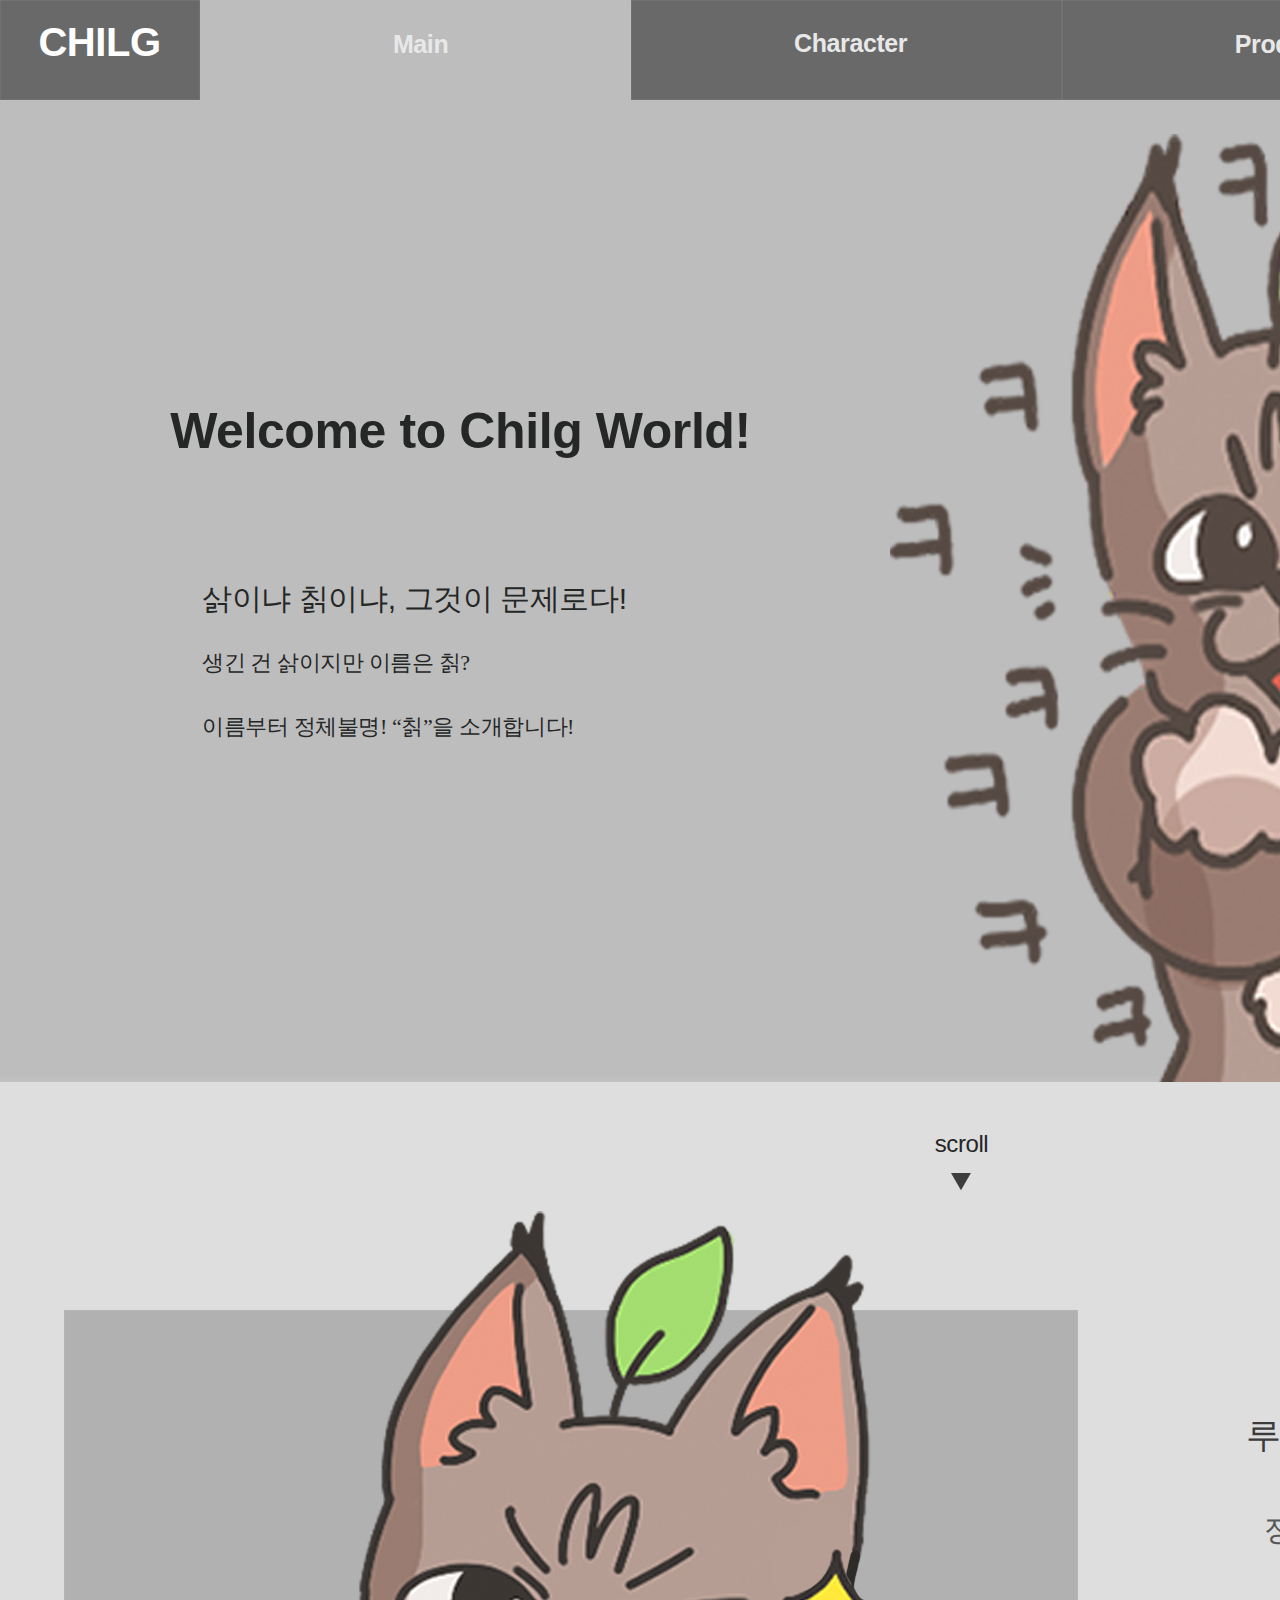
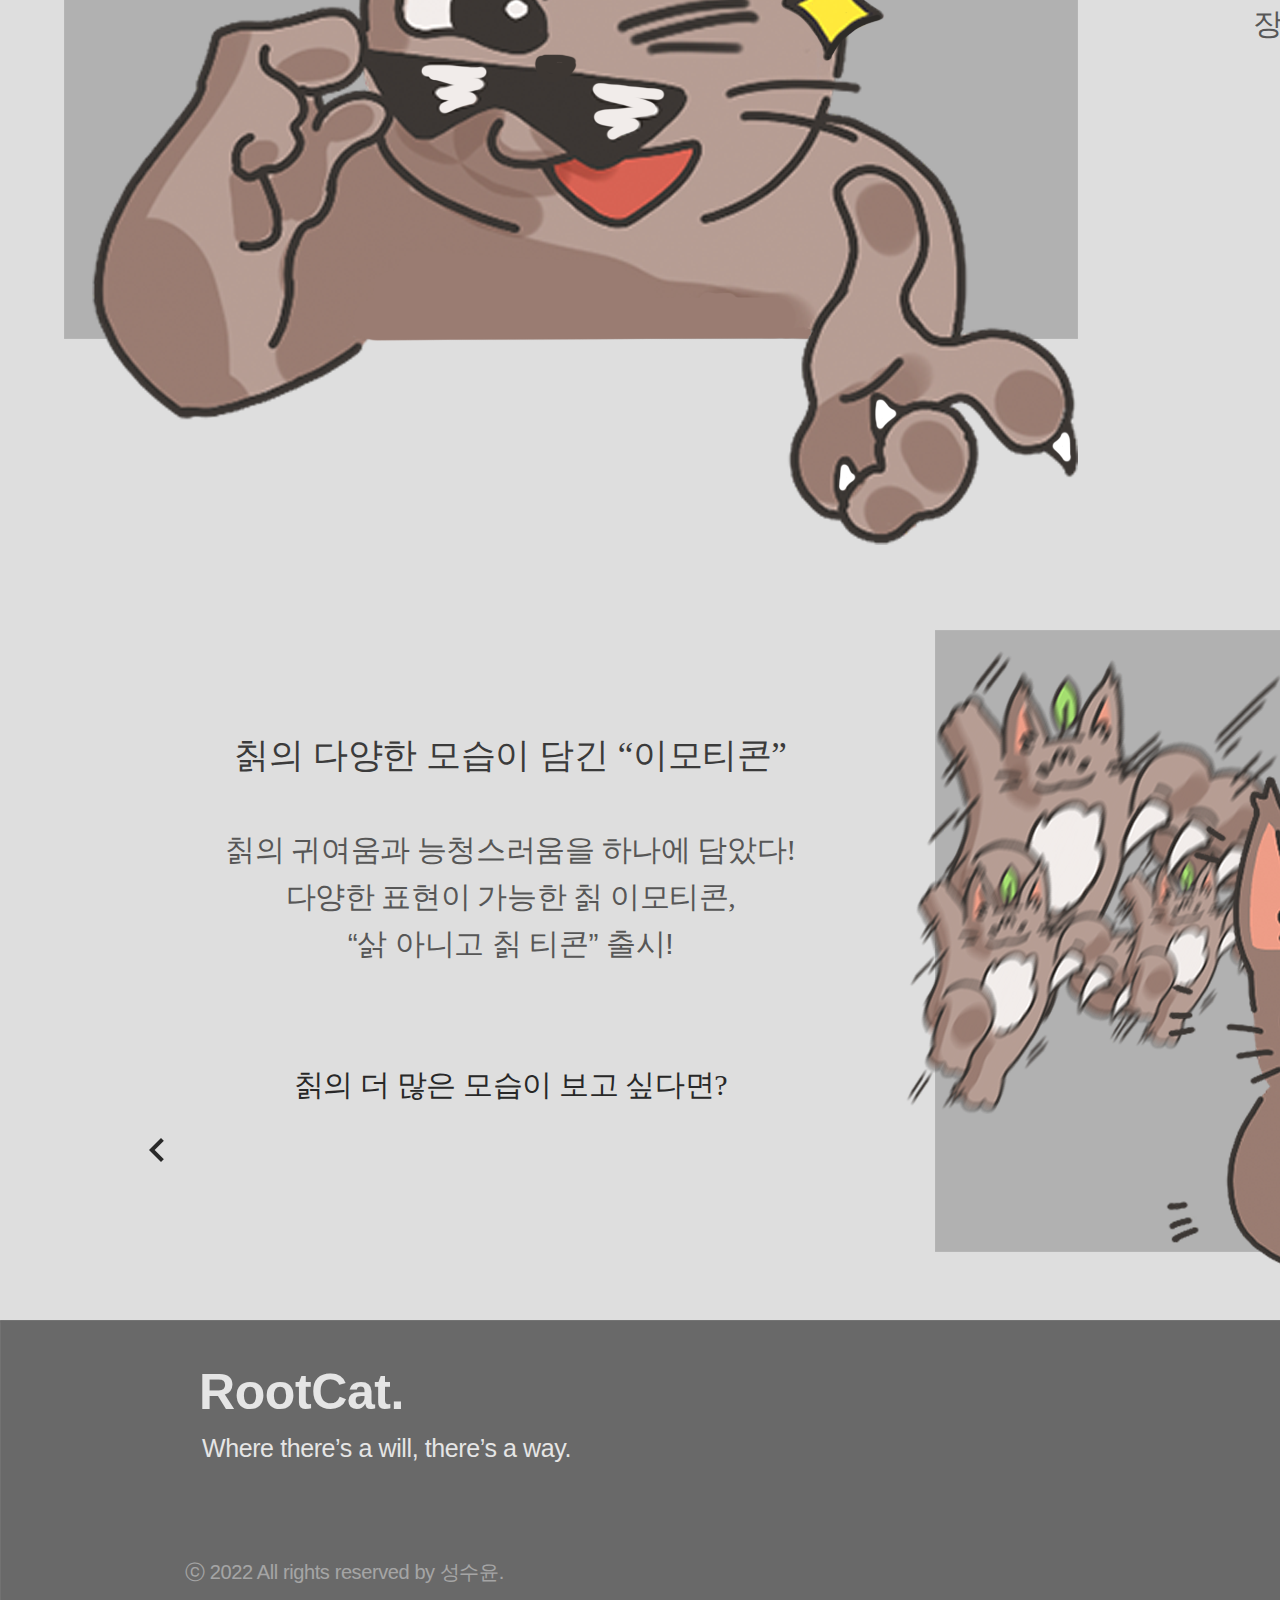
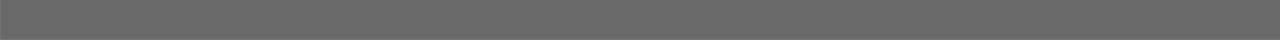
<file: index.html>
<!DOCTYPE html>
<html>
<head>
<meta charset="utf-8"/>
<meta http-equiv="X-UA-Compatible" content="IE=edge"/>
<meta name="viewport" content="width=device-width, initial-scale=1.0">
<title>Main Page</title>
<link rel="stylesheet" type="text/css" id="applicationStylesheet" href="index.css"/>
<script id="applicationScript" type="text/javascript" src="index.js"></script>
</head>
<body>
<div id="n_1">
	<img id="n_1_g" src="n_1_g.png" srcset="n_1_g.png 1x, n_1_g@2x.png 2x">
		
	<img id="container" src="container.png" srcset="container.png 1x, container@2x.png 2x">
		
	<div id="header">
		<img id="header_box" src="header_box.png" srcset="header_box.png 1x, header_box@2x.png 2x">
			
		<div id="header_img">
			<img id="Rectangle" src="Rectangle.png" srcset="Rectangle.png 1x, Rectangle@2x.png 2x">
				
			<img id="Rectangle_m" src="Rectangle_m.png" srcset="Rectangle_m.png 1x, Rectangle_m@2x.png 2x">
				
		</div>
		<div id="header_text">
			<div id="Welcome_to_Chilg_World">
				<span>Welcome to Chilg World!</span>
			</div>
			<div id="n_____________">
				<span>삵이냐 칡이냐, 그것이 문제로다!</span><br/><span style="font-family:NotoSansKR-Light;font-size:22px;">생긴 건 삵이지만 이름은 칡? </span><br/><span style="font-family:NotoSansKR-Light;font-size:22px;">이름부터 정체불명!</span><span style="font-family:NotoSansKR-Black;font-size:22px;"> </span><span style="font-family:NotoSansKR-Regular;font-size:22px;">“칡”</span><span style="font-family:NotoSansKR-Light;font-size:22px;">을 소개합니다!</span>
			</div>
		</div>
	</div>
	<div id="footer">
		<img id="footer_box" src="footer_box.png" srcset="footer_box.png 1x, footer_box@2x.png 2x">
			
		<div id="n_18">
			<div id="RootCat">
				<span>RootCat.</span>
			</div>
			<div id="Where_theres_a_will_theres_a_w">
				<span>Where there’s a will, there’s a way.</span>
			</div>
		</div>
		<div id="n_2022_All_rights_reserved_by_">
			<span>ⓒ 2022 All rights reserved by 성수윤.</span>
		</div>
		<div id="footer_icon">
			<img id="twitter" src="twitter.png" srcset="twitter.png 1x, twitter@2x.png 2x">
				
			<img id="insta" src="insta.png" srcset="insta.png 1x, insta@2x.png 2x">
				
			<img id="email" src="email.png" srcset="email.png 1x, email@2x.png 2x">
				
		</div>
	</div>
	<div id="contents_container">
		<div id="contents1">
			<div id="n_14">
				<img id="n_9" src="n_9.png" srcset="n_9.png 1x, n_9@2x.png 2x">
					
				<div id="n_5">
					<img id="Rectangle_" src="Rectangle_.png" srcset="Rectangle_.png 1x, Rectangle_@2x.png 2x">
						
					<img id="Rectangle_ba" src="Rectangle_ba.png" srcset="Rectangle_ba.png 1x, Rectangle_ba@2x.png 2x">
						
				</div>
			</div>
			<div id="n_6">
				<div id="n_____________________________">
					<span>루트캣의 첫번째 캐릭터, </span><span style="font-family:NotoSansKR-Bold;">“칡”</span><br/><span style="font-family:NotoSansKR-Light;font-size:30px;color:rgba(81,81,81,1);"></span><br/><span style="font-family:NotoSansKR-Thin;font-size:30px;color:rgba(87,87,87,1);">정체도 불명, 이름도 불명이지만 </span><br/><span style="font-family:NotoSansKR-Thin;font-size:30px;color:rgba(87,87,87,1);">삵을 닮은 귀여운 외모와 </span><br/><span style="font-family:NotoSansKR-Thin;font-size:30px;color:rgba(87,87,87,1);">장난끼 많고 능청스러운 성격으로 </span><br/><span style="font-family:NotoSansKR-Thin;font-size:30px;color:rgba(87,87,87,1);">사람들의 마음을 함락시키는 </span><br/><span style="font-family:NotoSansKR-Thin;font-size:30px;color:rgba(87,87,87,1);">사랑스러운 침략자!</span><br/><span style="font-family:NotoSansKR-Light;font-size:30px;color:rgba(40,40,40,1);"></span><br/><a href="character.html"><span style="font-family:NotoSansKR-Light;font-size:30px;color:rgba(40,40,40,1);">칡에 대해 더 알고싶다면?</span></a>
				</div>
				<a href="character.html"><img id="baseline_chevron_right_black_4" src="baseline_chevron_right_black_4.png" srcset="baseline_chevron_right_black_4.png 1x, baseline_chevron_right_black_4@2x.png 2x"></a>
					
			</div>
		</div>
		<div id="contents2">
			<div id="n_17">
				<img id="imgbox2" src="imgbox2.png" srcset="imgbox2.png 1x, imgbox2@2x.png 2x">
					
				<div id="n_16">
					<img id="box2img_3" src="box2img_3.png" srcset="box2img_3.png 1x, box2img_3@2x.png 2x">
						
					<img id="box2img_2" src="box2img_2.png" srcset="box2img_2.png 1x, box2img_2@2x.png 2x">
						
					<img id="box2img_1" src="box2img_1.png" srcset="box2img_1.png 1x, box2img_1@2x.png 2x">
						
				</div>
			</div>
			<div id="n_7">
				<div id="n____________________________">
					<span>칡의 다양한 모습이 담긴 </span><span style="font-family:NotoSansKR-Bold;">“이모티콘”</span><br/><span style="font-family:NotoSansKR-Light;font-size:30px;color:rgba(81,81,81,1);"></span><br/><span style="font-family:NotoSansKR-Thin;font-size:30px;color:rgba(87,87,87,1);">칡의 귀여움과 능청스러움을 하나에 담았다!</span><br/><span style="font-family:NotoSansKR-Thin;font-size:30px;color:rgba(87,87,87,1);">다양한 표현이 가능한 칡 이모티콘,</span><br/><span style="font-size:30px;color:rgba(87,87,87,1);">“삵 아니고 칡 티콘” 출시!</span><br/><span style="font-family:NotoSansKR-Thin;font-size:30px;color:rgba(87,87,87,1);"></span><br/><span style="font-family:NotoSansKR-Light;font-size:30px;color:rgba(40,40,40,1);"></span><br/><a href="product.html"><span style="font-family:NotoSansKR-Light;font-size:30px;color:rgba(40,40,40,1);">칡의 더 많은 모습이 보고 싶다면?</span></a>
				</div>
				<a href="product.html"><img id="baseline_chevron_right_black_4_bj" src="baseline_chevron_right_black_4_bj.png" srcset="baseline_chevron_right_black_4_bj.png 1x, baseline_chevron_right_black_4_bj@2x.png 2x"></a>
					
			</div>
		</div>
		<div id="scoll">
			<svg class="n_1_bl" viewBox="950.531 1172.656 19.938 17.344">
				<path id="n_1_bl" d="M 960.5 1190 L 950.5311889648438 1172.656127929688 L 970.4686889648438 1172.656127929688 L 960.5 1190 Z">
				</path>
			</svg>
			<div id="scroll">
				<span>scroll</span>
			</div>
		</div>
	</div>
	<div id="navigation">
		<div id="nav1">
			<img id="topnavbox_1" src="topnavbox_1.png" srcset="topnavbox_1.png 1x, topnavbox_1@2x.png 2x">
				
			<a href="#"><div id="Main">
				<span>Main</span></a>
			</div>
		</div>
		<div id="nav2">
			<img id="topnavbox_2" src="topnavbox_2.png" srcset="topnavbox_2.png 1x, topnavbox_2@2x.png 2x">
				
			<a href="character.html"><div id="Character">
				<span>Character</span>
			</div></a>
		</div>
		<div id="nav3">
			<img id="topnavbox_3" src="topnavbox_3.png" srcset="topnavbox_3.png 1x, topnavbox_3@2x.png 2x">
				
			<a href="product.html"><div id="Product">
				<span>Product</span>
			</div></a>
		</div>
		<div id="nav4">
			<img id="topnavbox_4" src="topnavbox_4.png" srcset="topnavbox_4.png 1x, topnavbox_4@2x.png 2x">
				
			<a href="creator.html"><div id="Creator">
				<span>Creator</span>
			</div></a>
		</div>
		<div id="logo">
			<img id="n_1__2" src="n_1__2.png" srcset="n_1__2.png 1x, n_1__2@2x.png 2x">
				
			<div id="CHILG">
				<span>CHILG</span>
			</div>
		</div>
	</div>
</div>
</body>
</html>
</file>
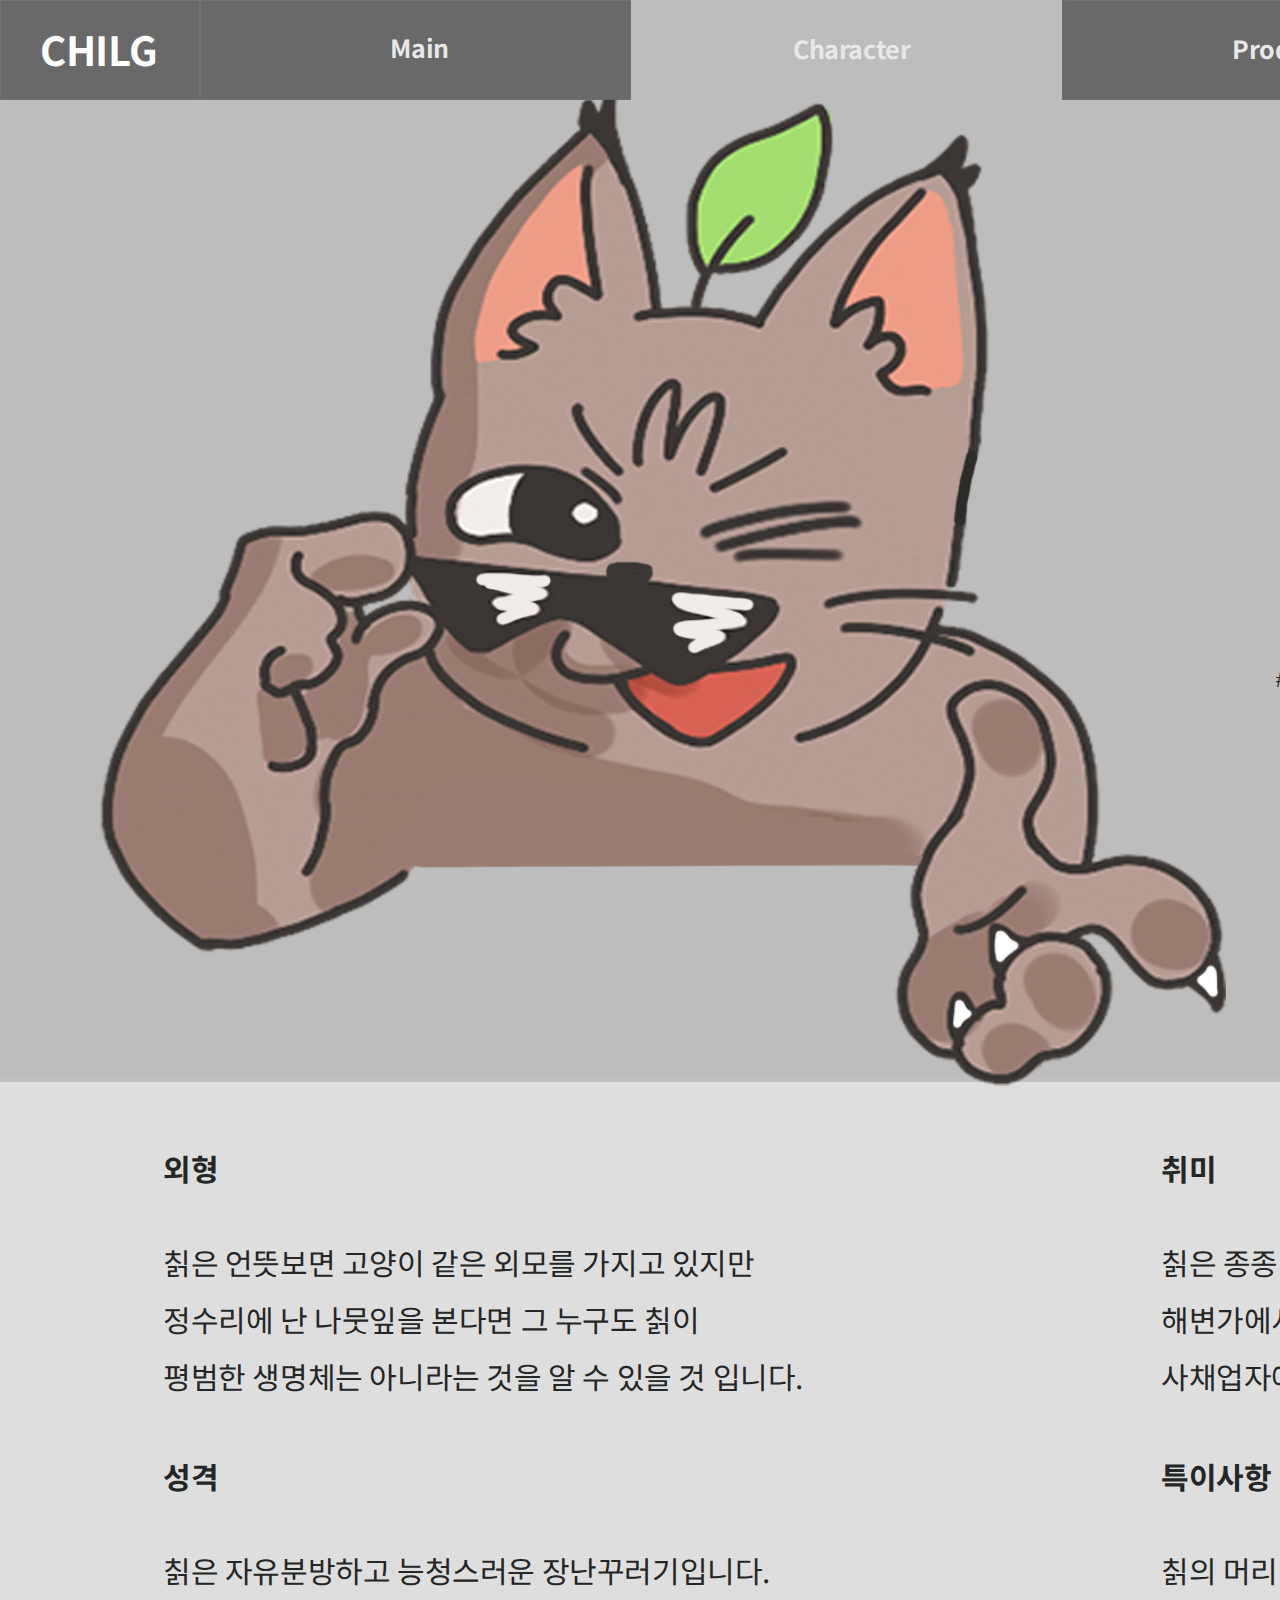
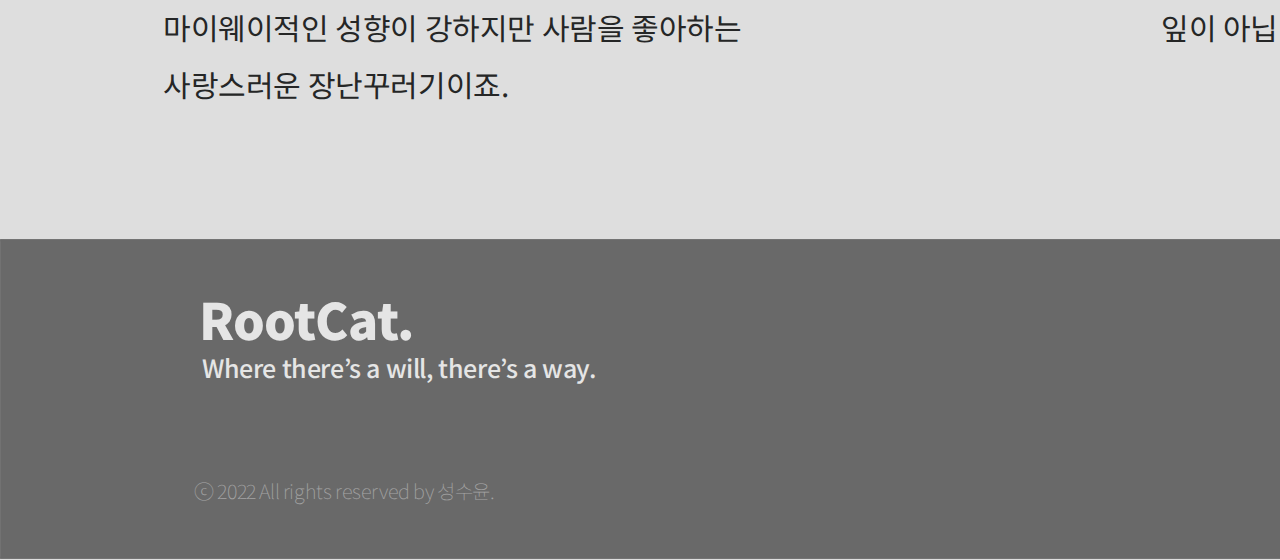
<file: character.html>
<!DOCTYPE html>
<html>
<head>
<meta charset="utf-8"/>
<meta http-equiv="X-UA-Compatible" content="IE=edge"/>
<meta name="viewport" content="width=device-width, initial-scale=1.0">
<title>Character Page

</title>
<link rel="stylesheet" type="text/css" id="applicationStylesheet" href="character.css"/>
<script id="applicationScript" type="text/javascript" src="character.js"></script>
<link rel="preconnect" href="https://fonts.googleapis.com">
<link rel="preconnect" href="https://fonts.gstatic.com" crossorigin>
<link href="https://fonts.googleapis.com/css2?family=Noto+Sans+KR:wght@100;300;400;500;700;900&display=swap" rel="stylesheet">

</head>
<body>
<div id="n_1">
	<img id="n_1_g" src="n_1_g.png" srcset="n_1_g.png 1x, n_1_g@2x.png 2x">
		
	<img id="container" src="container.png" srcset="container.png 1x, container@2x.png 2x">
		
	<div id="header">
		<img id="header_box" src="header_box.png" srcset="header_box.png 1x, header_box@2x.png 2x">
			
		<div id="header_text">
			<div id="Who_is_Chilg">
				<span>Who is Chilg?</span>
			</div>
			<div id="n_____">
				<span>칡은 어떤 캐릭터인가?</span><br/><span style="font-family:NotoSansKR-Light;font-size:22px;">#자유분방 #능청스러운 #장난꾸러기</span>
			</div>
			<img id="Rectangle" src="Rectangle_.png" srcset="Rectangle_.png 1x, Rectangle_@2x.png 2x">
				
		</div>
	</div>
	<div id="navigation">
		<div id="nav1">
			<img id="topnavbox_1" src="topnavbox_1.png" srcset="topnavbox_1.png 1x, topnavbox_1@2x.png 2x">
				
			<a href="character.html"><div id="Chracter">
				<span>Character</span>
			</div></a>
		</div>
		<div id="nav2">
			<img id="topnavbox_2" src="topnavbox_2.png" srcset="topnavbox_2.png 1x, topnavbox_2@2x.png 2x">
				
			<a href="index.html"><div id="Main">
				<span>Main</span>
			</div></a>
		</div>
		<div id="nav3">
			<img id="topnavbox_3" src="topnavbox_3.png" srcset="topnavbox_3.png 1x, topnavbox_3@2x.png 2x">
				
			<a href="product.html"><div id="Product">
				<span>Product</span>
			</div></a>
		</div>
		<div id="nav4">
			<img id="topnavbox_4" src="topnavbox_4.png" srcset="topnavbox_4.png 1x, topnavbox_4@2x.png 2x">
				
			<a href="creator.html"><div id="Creator">
				<span>Creator</span>
			</div></a>
		</div>
		<div id="logo">
			<img id="n_1__2" src="n_1__2.png" srcset="n_1__2.png 1x, n_1__2@2x.png 2x">
				
			<div id="CHILG">
				<span>CHILG</span>
			</div>
		</div>
	</div>
	<div id="footer">
		<img id="footer_box" src="footer_box.png" srcset="footer_box.png 1x, footer_box@2x.png 2x">
			
		<div id="n_18">
			<div id="RootCat">
				<span>RootCat.</span>
			</div>
			<div id="Where_theres_a_will_theres_a_w">
				<span>Where there’s a will, there’s a way.</span>
			</div>
		</div>
		<div id="n_2022_All_rights_reserved_by_">
			<span>ⓒ 2022 All rights reserved by 성수윤.</span>
		</div>
		<div id="footer_icon">
			<img id="twitter" src="twitter.png" srcset="twitter.png 1x, twitter@2x.png 2x">
				
			<img id="insta" src="insta.png" srcset="insta.png 1x, insta@2x.png 2x">
				
			<img id="email" src="email.png" srcset="email.png 1x, email@2x.png 2x">
				
		</div>
	</div>
	<div id="n_5">
		<div id="n_1_bf">
			<div id="n________________________">
				<span>칡은 언뜻보면 고양이 같은 외모를 가지고 있지만 <br/>정수리에 난 나뭇잎을 본다면 그 누구도 칡이 <br/>평범한 생명체는 아니라는 것을 알 수 있을 것 입니다.</span>
			</div>
			<div id="Text">
				<span>외형</span>
			</div>
		</div>
		<div id="n_2">
			<div id="Text_bj">
				<span>취미</span>
			</div>
			<div id="n_______________">
				<span>칡은 종종 땅에 파묻혀있기를 좋아합니다. <br/>해변가에서 따뜻하게 모래 찜질을 하는 수준이 아니라<br/>사채업자에게 수직으로 묻히듯이요.</span>
			</div>
		</div>
		<div id="n_3">
			<div id="Text_bm">
				<span>성격</span>
			</div>
			<div id="n___________">
				<span>칡은 자유분방하고 능청스러운 장난꾸러기입니다.<br/>마이웨이적인 성향이 강하지만 사람을 좋아하는 <br/>사랑스러운 장난꾸러기이죠.</span>
			</div>
		</div>
		<div id="n_4">
			<div id="Text_bp">
				<span>특이사항</span>
			</div>
			<div id="n_____________">
				<span>칡의 머리 위에 있는 풀은 의외로 칡 뿌리에서 나는 <br/>잎이 아닙니다. </span><br/>
			</div>
		</div>
	</div>
	<div id="Text_br">
	</div>
</div>
</body>
</html>
</file>
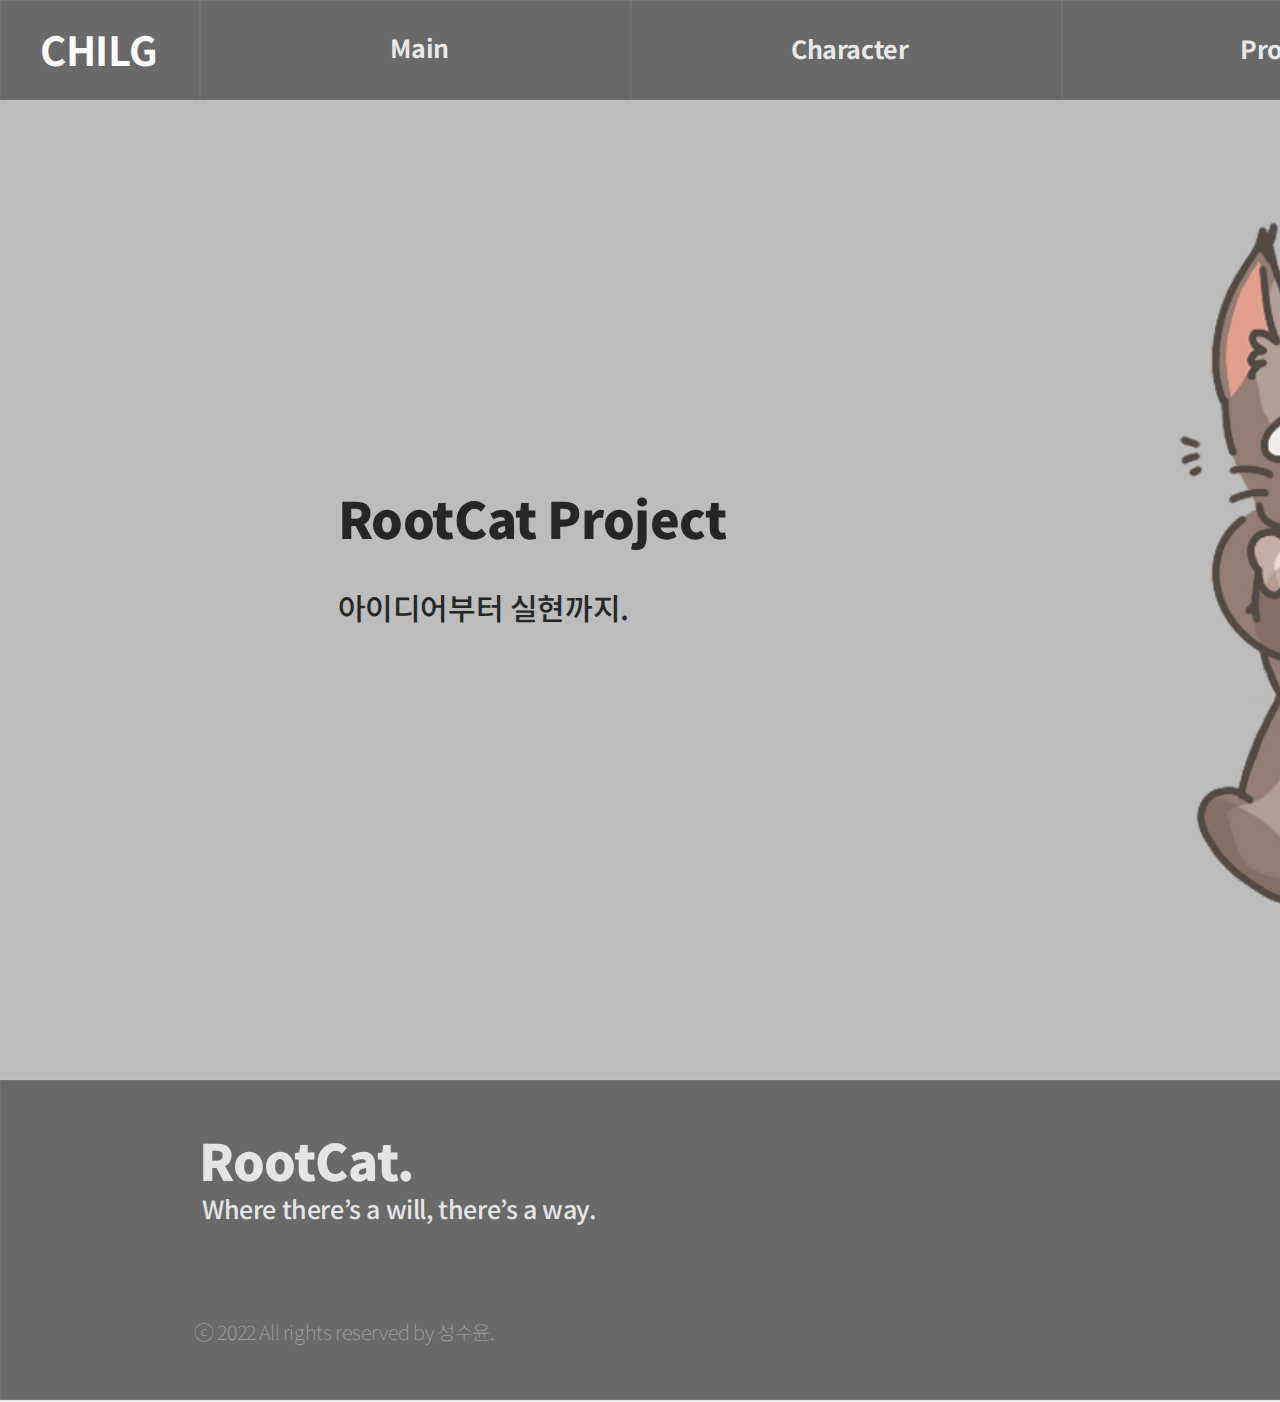
<file: creator.html>
<!DOCTYPE html>
<html>
<head>
<meta charset="utf-8"/>
<meta http-equiv="X-UA-Compatible" content="IE=edge"/>
<meta name="viewport" content="width=device-width, initial-scale=1.0">
<title>Creator Page</title>
<link rel="stylesheet" type="text/css" id="applicationStylesheet" href="creator.css"/>
<script id="applicationScript" type="text/javascript" src="creator.js"></script>
<link rel="preconnect" href="https://fonts.googleapis.com">
<link rel="preconnect" href="https://fonts.gstatic.com" crossorigin>
<link href="https://fonts.googleapis.com/css2?family=Noto+Sans+KR:wght@100;300;400;500;700;900&display=swap" rel="stylesheet">

</head>
<body>
<div id="n_1">
	<img id="n_1_g" src="n_1_g.png" srcset="n_1_g.png 1x, n_1_g@2x.png 2x">
		
	<img id="container" src="container.png" srcset="container.png 1x, container@2x.png 2x">
		
	<div id="header">
		<img id="header_box" src="header_box.png" srcset="header_box.png 1x, header_box@2x.png 2x">
			
	</div>
	<div id="navigation">
		<div id="nav1">
			<img id="topnavbox_1" src="topnavbox_1.png" srcset="topnavbox_1.png 1x, topnavbox_1@2x.png 2x">
				
			<a href="creator.html"><div id="Creator">
				<span>Creator</span>
			</div></a>
		</div>
		<div id="nav2">
			<img id="topnavbox_2" src="topnavbox_2.png" srcset="topnavbox_2.png 1x, topnavbox_2@2x.png 2x">
				
			<a href="index.html"><div id="Main">
				<span>Main</span>
			</div></a>
		</div>
		<div id="nav3">
			<img id="topnavbox_3" src="topnavbox_3.png" srcset="topnavbox_3.png 1x, topnavbox_3@2x.png 2x">
				
			<a href="character.html"><div id="Character">
				<span>Character</span>
			</div></a>
		</div>
		<div id="nav4">
			<img id="topnavbox_4" src="topnavbox_4.png" srcset="topnavbox_4.png 1x, topnavbox_4@2x.png 2x">
				
			<a href="product.html"><div id="Product">
				<span>Product</span>
			</div></a>
		</div>
		<div id="logo">
			<img id="n_1__2" src="n_1__2.png" srcset="n_1__2.png 1x, n_1__2@2x.png 2x">
				
			<div id="CHILG">
				<span>CHILG</span>
			</div>
		</div>
	</div>
	<div id="footer">
		<img id="footer_box" src="footer_box.png" srcset="footer_box.png 1x, footer_box@2x.png 2x">
			
		<div id="n_18">
			<div id="RootCat">
				<span>RootCat.</span>
			</div>
			<div id="Where_theres_a_will_theres_a_w">
				<span>Where there’s a will, there’s a way.</span>
			</div>
		</div>
		<div id="n_2022_All_rights_reserved_by_">
			<span>ⓒ 2022 All rights reserved by 성수윤.</span>
		</div>
		<div id="footer_icon">
			<img id="twitter" src="twitter.png" srcset="twitter.png 1x, twitter@2x.png 2x">
				
			<img id="insta" src="insta.png" srcset="insta.png 1x, insta@2x.png 2x">
				
			<img id="email" src="email.png" srcset="email.png 1x, email@2x.png 2x">
				
		</div>
	</div>
	<div id="RootCat_Project">
		<span>RootCat Project</span>
	</div>
	<div id="n__">
		<span>아이디어부터 실현까지.</span><br/>
	</div>
	<div id="Production_by_Yono">
		<span>Production by Yono.</span>
	</div>
	<img id="zz" src="zz.png" srcset="zz.png 1x, zz@2x.png 2x">
		
</div>
</body>
</html>
</file>
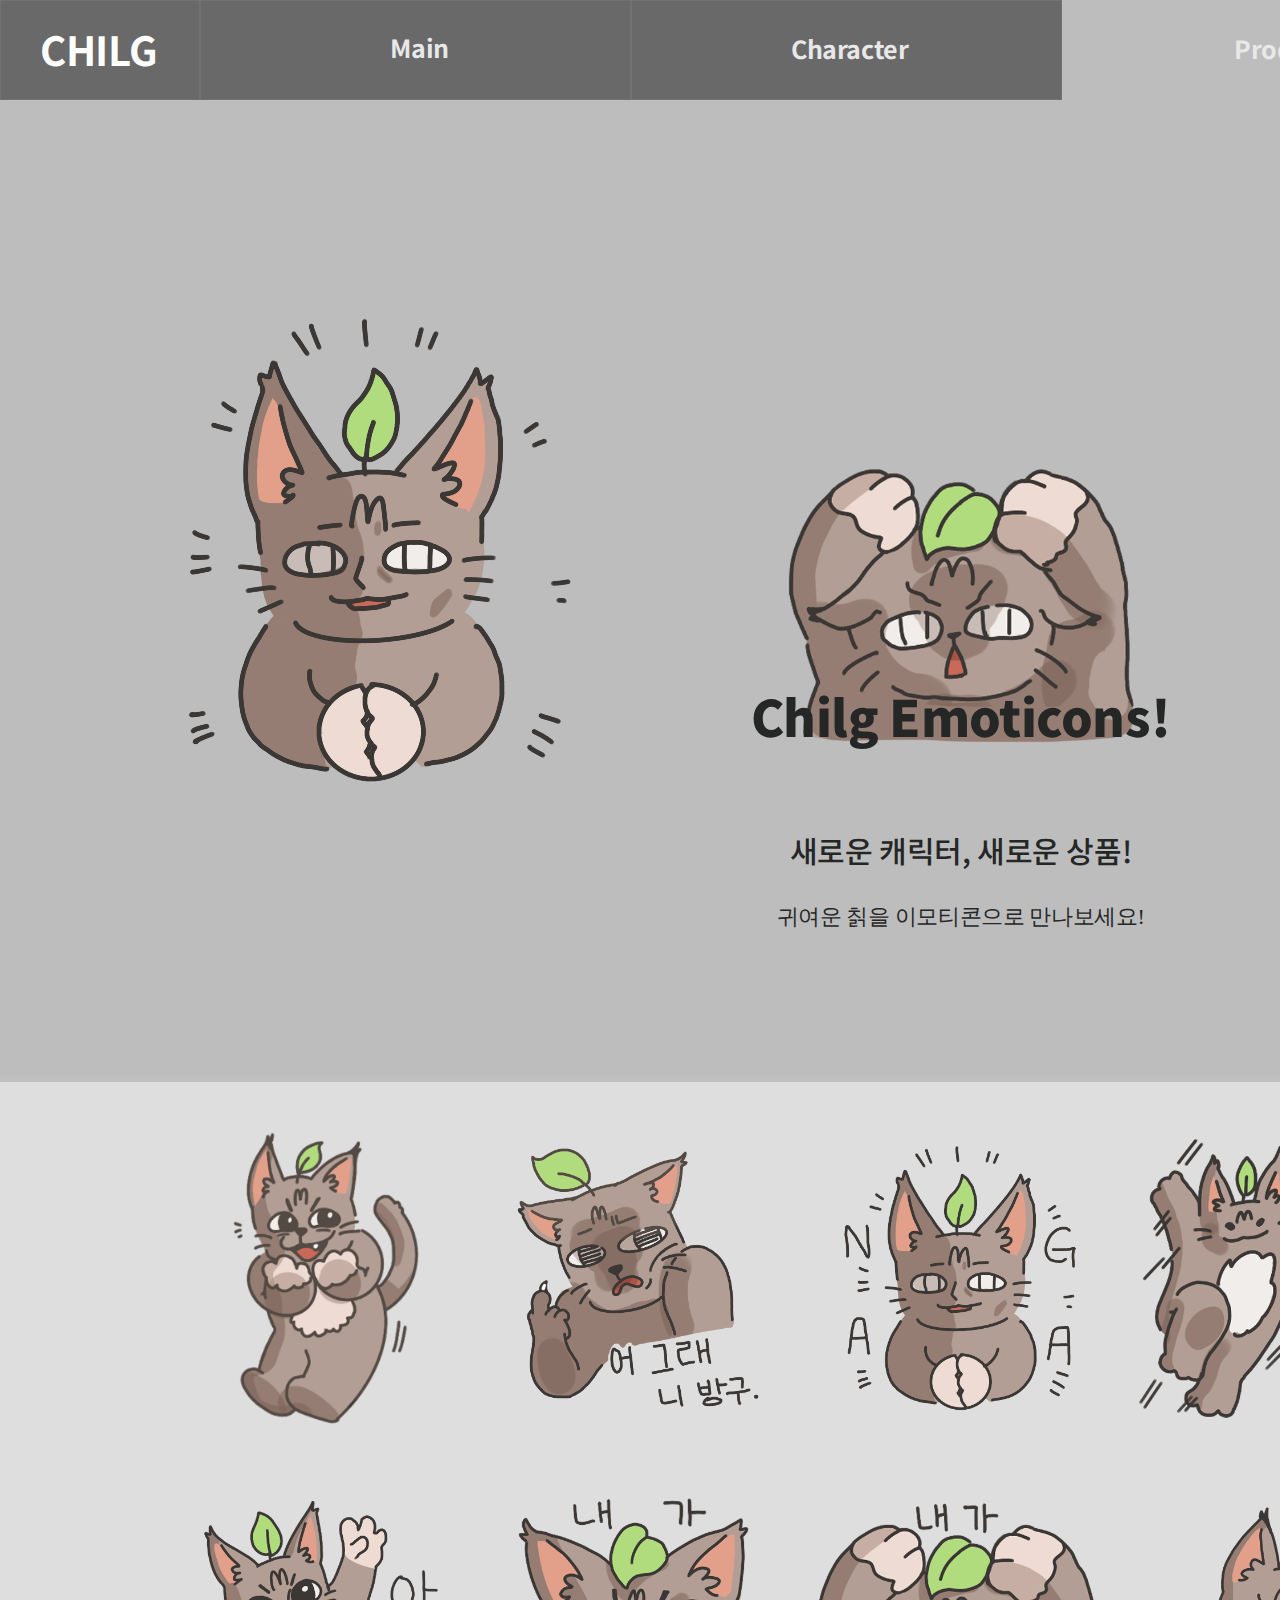
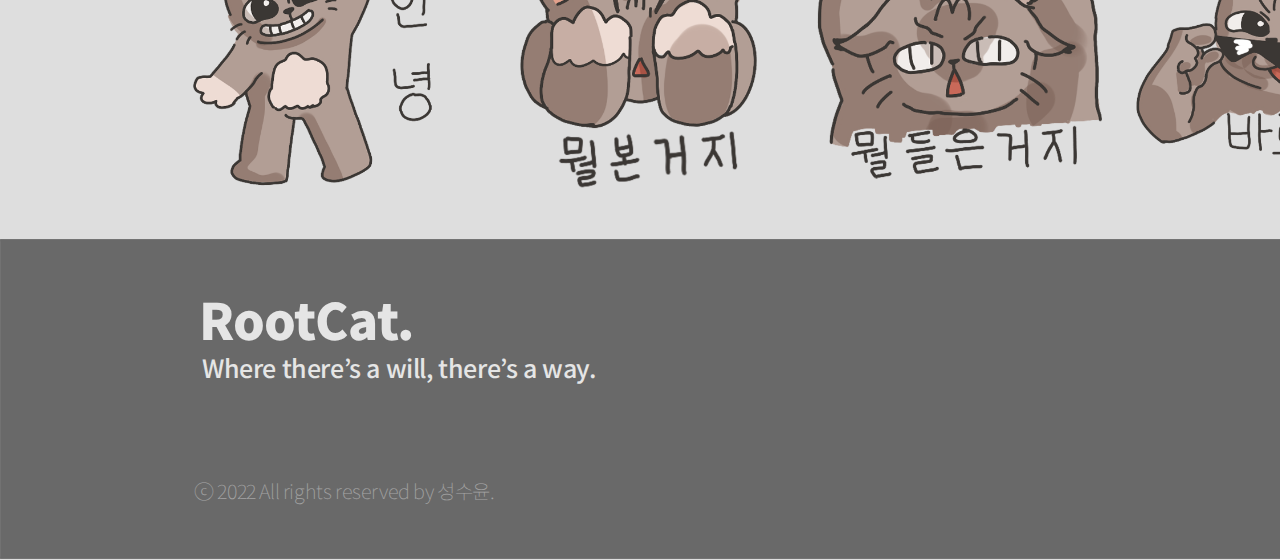
<file: product.html>
<!DOCTYPE html>
<html>
<head>
<meta charset="utf-8"/>
<meta http-equiv="X-UA-Compatible" content="IE=edge"/>
<meta name="viewport" content="width=device-width, initial-scale=1.0">
<title>Product Page</title>
<link rel="stylesheet" type="text/css" id="applicationStylesheet" href="product.css"/>
<script id="applicationScript" type="text/javascript" src="preduct.js"></script>
<link rel="preconnect" href="https://fonts.googleapis.com">
<link rel="preconnect" href="https://fonts.gstatic.com" crossorigin>
<link href="https://fonts.googleapis.com/css2?family=Noto+Sans+KR:wght@100;300;400;500;700;900&display=swap" rel="stylesheet">

</head>
<body>
<div id="n_1">
	<img id="n_1_g" src="n_1_g.png" srcset="n_1_g.png 1x, n_1_g@2x.png 2x">
		
	<img id="container" src="container.png" srcset="container.png 1x, container@2x.png 2x">
		
	<div id="header">
		<img id="header_box" src="header_box.png" srcset="header_box.png 1x, header_box@2x.png 2x">
			
	</div>
	<div id="navigation">
		<div id="nav1">
			<img id="topnavbox_1" src="topnavbox_1.png" srcset="topnavbox_1.png 1x, topnavbox_1@2x.png 2x">
				
			<a href="product.html"><div id="Product">
				<span>Product</span>
			</div></a>
		</div>
		<div id="nav2">
			<img id="topnavbox_2" src="topnavbox_2.png" srcset="topnavbox_2.png 1x, topnavbox_2@2x.png 2x">
				
			<a href="index.html"><div id="Main">
				<span>Main</span>
			</div></a>
		</div>
		<div id="nav3">
			<img id="topnavbox_3" src="topnavbox_3.png" srcset="topnavbox_3.png 1x, topnavbox_3@2x.png 2x">
				
			<a href="character.html"><div id="Character">
				<span>Character</span>
			</div></a>
		</div>
		<div id="nav4">
			<img id="topnavbox_4" src="topnavbox_4.png" srcset="topnavbox_4.png 1x, topnavbox_4@2x.png 2x">
				
			<a href="creator.html"><div id="Creator">
				<span>Creator</span>
			</div></a>
		</div>
		<div id="logo">
			<img id="n_1__2" src="n_1__2.png" srcset="n_1__2.png 1x, n_1__2@2x.png 2x">
				
			<div id="CHILG">
				<span>CHILG</span>
			</div>
		</div>
	</div>
	<div id="footer">
		<img id="footer_box" src="footer_box.png" srcset="footer_box.png 1x, footer_box@2x.png 2x">
			
		<div id="n_18">
			<div id="RootCat">
				<span>RootCat.</span>
			</div>
			<div id="Where_theres_a_will_theres_a_w">
				<span>Where there’s a will, there’s a way.</span>
			</div>
		</div>
		<div id="n_2022_All_rights_reserved_by_">
			<span>ⓒ 2022 All rights reserved by 성수윤.</span>
		</div>
		<div id="footer_icon">
			<img id="twitter" src="twitter.png" srcset="twitter.png 1x, twitter@2x.png 2x">
				
			<img id="insta" src="insta.png" srcset="insta.png 1x, insta@2x.png 2x">
				
			<img id="email" src="email.png" srcset="email.png 1x, email@2x.png 2x">
				
		</div>
	</div>
	<img id="moldeuleungeoji" src="moldeuleungeoji.png" srcset="moldeuleungeoji.png 1x, moldeuleungeoji@2x.png 2x">
		
	<div id="Chilg_Emoticons">
		<span>Chilg Emoticons!</span>
	</div>
	<div id="n_______">
		<span>새로운 캐릭터, 새로운 상품!</span><br/><span style="font-family:NotoSansKR-Light;font-size:22px;">귀여운 칡을 이모티콘으로 만나보세요!</span>
	</div>
	<img id="naga" src="naga.png" srcset="naga.png 1x, naga@2x.png 2x">
		
	<img id="bbung" src="bbung.png" srcset="bbung.png 1x, bbung@2x.png 2x">
		
	<img id="zz" src="zz.png" srcset="zz.png 1x, zz@2x.png 2x">
		
	<img id="hi" src="hi.png" srcset="hi.png 1x, hi@2x.png 2x">
		
	<img id="yourfart" src="yourfart.png" srcset="yourfart.png 1x, yourfart@2x.png 2x">
		
	<img id="molbon" src="molbon.png" srcset="molbon.png 1x, molbon@2x.png 2x">
		
	<img id="moldleun" src="moldleun.png" srcset="moldleun.png 1x, moldleun@2x.png 2x">
		
	<img id="naga_bk" src="naga_bk.png" srcset="naga_bk.png 1x, naga_bk@2x.png 2x">
		
	<img id="letsgo" src="letsgo.png" srcset="letsgo.png 1x, letsgo@2x.png 2x">
		
	<img id="bbung_bm" src="bbung_bm.png" srcset="bbung_bm.png 1x, bbung_bm@2x.png 2x">
		
	<img id="jukeo" src="jukeo.png" srcset="jukeo.png 1x, jukeo@2x.png 2x">
		
	<img id="goodnight" src="goodnight.png" srcset="goodnight.png 1x, goodnight@2x.png 2x">
		
</div>
</body>
</html>
</file>
<file: index.css>
.mediaViewInfo {
	--web-view-name: 대지 1;
	--web-view-id: n_1;
	--web-scale-on-resize: true;
	--web-enable-deep-linking: true;
}
:root {
	--web-view-ids: n_1;
}
* {
	margin: 0;
	padding: 0;
	box-sizing: border-box;
	border: none;
}
#n_1 {
	position: absolute;
	width: 1920px;
	height: 3240px;
	background-color: rgba(255,255,255,1);
	overflow: hidden;
	--web-view-name: 대지 1;
	--web-view-id: n_1;
	--web-scale-on-resize: true;
	--web-enable-deep-linking: true;
}
#n_1_g {
	position: absolute;
	width: 1920px;
	height: 3240px;
	left: 0px;
	top: 0px;
	overflow: visible;
}
#container {
	position: absolute;
	width: 1920px;
	height: 3240px;
	left: 0px;
	top: 0px;
	overflow: visible;
}
#header {
	position: absolute;
	width: 1920px;
	height: 1082px;
	left: 0px;
	top: 0px;
	overflow: visible;
}
#header_box {
	position: absolute;
	width: 1920px;
	height: 1082px;
	left: 0px;
	top: 0px;
	overflow: visible;
}
#header_img {
	position: absolute;
	width: 925px;
	height: 948px;
	left: 890px;
	top: 134px;
	overflow: visible;
}
#Rectangle {
	position: absolute;
	width: 746px;
	height: 948px;
	left: 126px;
	top: 0px;
	overflow: visible;
}
#Rectangle_m {
	position: absolute;
	width: 925px;
	height: 913px;
	left: 0px;
	top: 3px;
	overflow: visible;
}
#header_text {
	position: absolute;
	width: 818.429px;
	height: 425.143px;
	left: 170.143px;
	top: 402.153px;
	overflow: visible;
}
#Welcome_to_Chilg_World {
	left: 0px;
	top: 0px;
	position: absolute;
	overflow: visible;
	width: 787.429px;
	height: 156.6945037841797px;
	text-align: left;
	font-family: 'Noto Sans KR', sans-serif;
	font-style: normal;
	font-weight: 900;
	font-size: 50px;
	color: rgba(37,38,38,1);
	letter-spacing: -0.4px;
}
#n_____________ {
	left: 32px;
	top: 180.96px;
	position: absolute;
	overflow: visible;
	width: 787.429px;
	height: 244.18310546875px;
	line-height: 61px;
	margin-top: -15.5px;
	text-align: left;
	font-family: 'Noto Sans KR', sans-serif;
	font-style: normal;
	font-weight: 500;
	font-size: 30px;
	color: rgba(37,38,38,1);
	letter-spacing: -0.4px;
}
#footer {
	position: absolute;
	width: 1924px;
	height: 320.871px;
	left: 0px;
	top: 2920px;
	overflow: visible;
}
#footer_box {
	position: absolute;
	width: 1924px;
	height: 320px;
	left: 0px;
	top: 0px;
	overflow: visible;
}
#n_18 {
	position: absolute;
	width: 609.493px;
	height: 167.484px;
	left: 198.965px;
	top: 42.774px;
	overflow: visible;
}
#RootCat {
	left: 0px;
	top: 0px;
	position: absolute;
	overflow: visible;
	width: 313.018px;
	height: 130.6667022705078px;
	text-align: left;
	font-family: 'Noto Sans KR', sans-serif;
	font-style: normal;
	font-weight: 900;
	font-size: 50px;
	color: rgba(229,229,229,1);
	letter-spacing: -0.4px;
}
#Where_theres_a_will_theres_a_w {
	left: 3px;
	top: 72.975px;
	position: absolute;
	overflow: visible;
	width: 607.493px;
	height: 94.50890350341797px;
	line-height: 30px;
	margin-top: -2.5px;
	text-align: left;
	font-family: 'Noto Sans KR', sans-serif;
	font-style: normal;
	font-weight: 500;
	font-size: 25px;
	color: rgba(229,229,229,1);
	letter-spacing: -0.4px;
}
#n_2022_All_rights_reserved_by_ {
	opacity: 0.4;
	left: 28.965px;
	top: 241.704px;
	position: absolute;
	overflow: visible;
	width: 631.035px;
	height: 79.16670227050781px;
	line-height: 30px;
	margin-top: -5px;
	text-align: center;
	font-family: 'Noto Sans KR', sans-serif;
	font-style: normal;
	font-weight: 100;
	font-size: 20px;
	color: rgba(255,255,255,1);
	letter-spacing: -0.4px;
}
#footer_icon {
	position: absolute;
	width: 175px;
	height: 38px;
	left: 1658px;
	top: 42px;
	overflow: visible;
}
#twitter {
	position: absolute;
	width: 36px;
	height: 37px;
	left: 139px;
	top: 0px;
	overflow: visible;
}
#insta {
	position: absolute;
	width: 36px;
	height: 38px;
	left: 70px;
	top: 0px;
	overflow: visible;
}
#email {
	position: absolute;
	width: 36px;
	height: 37px;
	left: 0px;
	top: 1px;
	overflow: visible;
}
#contents_container {
	position: absolute;
	width: 1798px;
	height: 1962.514px;
	left: 64px;
	top: 1130.24px;
	overflow: visible;
}
#contents1 {
	position: absolute;
	width: 1721px;
	height: 961.754px;
	left: 0px;
	top: 80.76px;
	overflow: visible;
}
#n_14 {
	position: absolute;
	width: 1014px;
	height: 934px;
	left: 0px;
	top: 0px;
	overflow: visible;
}
#n_9 {
	position: absolute;
	width: 1014px;
	height: 629px;
	left: 0px;
	top: 99px;
	overflow: visible;
}
#n_5 {
	position: absolute;
	width: 986px;
	height: 934px;
	left: 28px;
	top: 0px;
	overflow: visible;
}
#Rectangle_ {
	position: absolute;
	width: 986px;
	height: 934px;
	left: 0px;
	top: 0px;
	overflow: visible;
}
#Rectangle_ba {
	position: absolute;
	width: 106px;
	height: 114px;
	left: 687px;
	top: 337px;
	overflow: visible;
	-webkit-transition:width 2s, height 2s, background-color 2s, -webkit-transform 2s;
    transition:width 2s, height 2s, background-color 2s, transform 2s;
}
#n_6 {
	position: absolute;
	width: 630.035px;
	height: 756px;
	left: 1090.965px;
	top: 205.754px;
	overflow: visible;
}
#n_____________________________ {
	left: 0px;
	top: 0px;
	position: absolute;
	overflow: visible;
	width: 631.035px;
	height: 756px;
	line-height: 45px;
	margin-top: -5px;
	text-align: center;
	font-family: 'Noto Sans KR', sans-serif;
	font-style: normal;
	font-weight: 400;
	font-size: 35px;
	color: rgba(59,59,59,1);
	letter-spacing: -0.4px;
}
#baseline_chevron_right_black_4 {
	position: absolute;
	width: 15px;
	height: 24px;
	left: 612.035px;
	top: 466.246px;
	overflow: visible;
}
#contents2 {
	position: absolute;
	width: 1713px;
	height: 1038.754px;
	left: 85px;
	top: 923.76px;
	overflow: visible;
}
#n_17 {
	position: absolute;
	width: 956px;
	height: 835px;
	left: 757px;
	top: 0px;
	overflow: visible;
}
#imgbox2 {
	position: absolute;
	width: 927px;
	height: 622px;
	left: 29px;
	top: 176px;
	overflow: visible;
}
#n_16 {
	position: absolute;
	width: 951px;
	height: 835px;
	left: 0px;
	top: 0px;
	overflow: visible;
}
#box2img_3 {
	position: absolute;
	width: 410px;
	height: 463px;
	left: 0px;
	top: 197px;
	overflow: visible;
}
#box2img_2 {
	opacity: 0.569;
	position: absolute;
	width: 532px;
	height: 637px;
	left: 419px;
	top: 0px;
	overflow: visible;
}
#box2img_1 {
	position: absolute;
	width: 465px;
	height: 514px;
	left: 260px;
	top: 321px;
	overflow: visible;
}
#n_7 {
	position: absolute;
	width: 676px;
	height: 756px;
	left: 0px;
	top: 282.754px;
	overflow: visible;
}
#n____________________________ {
	left: 45.965px;
	top: 0px;
	position: absolute;
	overflow: visible;
	width: 631.035px;
	height: 756px;
	line-height: 45px;
	margin-top: -5px;
	text-align: center;
	font-family: 'Noto Sans KR', sans-serif;
	font-style: normal;
	font-weight: 400;
	font-size: 35px;
	color: rgba(59,59,59,1);
	letter-spacing: -0.4px;
}
#baseline_chevron_right_black_4_bj {
	position: absolute;
	width: 15px;
	height: 24px;
	left: 0px;
	top: 401.246px;
	overflow: visible;
}
#scoll {
	position: absolute;
	width: 138px;
	height: 75.962px;
	left: 828px;
	top: 0px;
	overflow: visible;
}
#n_1_bl {
	fill: rgba(61,61,61,1);
}
.n_1_bl {
	overflow: visible;
	position: absolute;
	width: 19.938px;
	height: 17.344px;
	left: 58.531px;
	top: 42.416px;
	transform: matrix(1,0,0,1,0,0);
}
#scroll {
	left: 0px;
	top: 0px;
	position: absolute;
	overflow: visible;
	width: 139px;
	height: 75.96209716796875px;
	text-align: center;
	font-family: 'Noto Sans KR', sans-serif;
	font-style: normal;
	font-weight: 300;
	font-size: 24px;
	color: rgba(37,38,38,1);
	letter-spacing: -0.4px;
}
#navigation {
	position: absolute;
	width: 1924px;
	height: 139.334px;
	left: 0px;
	top: 0px;
	overflow: visible;
}
#nav1 {
	position: absolute;
	width: 431px;
	height: 139.334px;
	left: 200px;
	top: 0px;
	overflow: visible;
}
#topnavbox_1 {
	position: absolute;
	width: 431px;
	height: 100px;
	left: 0px;
	top: 0px;
	overflow: visible;
}
#Main {
	left: 84.458px;
	top: 30.355px;
	position: absolute;
	overflow: visible;
	width: 272.337px;
	height: 108.97869873046875px;
	text-align: center;
	font-family: 'Noto Sans KR', sans-serif;
	font-style: normal;
	font-weight: 700;
	font-size: 25px;
	color: rgba(232,232,232,1);
	letter-spacing: -0.4px;
}
#nav2 {
	position: absolute;
	width: 431px;
	height: 138.334px;
	left: 631px;
	top: 0px;
	overflow: visible;
}
#topnavbox_2 {
	position: absolute;
	width: 431px;
	height: 100px;
	left: 0px;
	top: 0px;
	overflow: visible;
}
#Character {
	left: 83.458px;
	top: 29.355px;
	position: absolute;
	overflow: visible;
	width: 272.337px;
	height: 108.97869873046875px;
	text-align: center;
	font-family: 'Noto Sans KR', sans-serif;
	font-style: normal;
	font-weight: 700;
	font-size: 25px;
	color: rgba(232,232,232,1);
	letter-spacing: -0.4px;
}
#nav3 {
	position: absolute;
	width: 431px;
	height: 139.334px;
	left: 1062px;
	top: 0px;
	overflow: visible;
}
#topnavbox_3 {
	position: absolute;
	width: 431px;
	height: 100px;
	left: 0px;
	top: 0px;
	overflow: visible;
}
#Product {
	left: 82.458px;
	top: 30.355px;
	position: absolute;
	overflow: visible;
	width: 272.337px;
	height: 108.97869873046875px;
	text-align: center;
	font-family: 'Noto Sans KR', sans-serif;
	font-style: normal;
	font-weight: 700;
	font-size: 25px;
	color: rgba(232,232,232,1);
	letter-spacing: -0.4px;
}
#nav4 {
	position: absolute;
	width: 431px;
	height: 139.334px;
	left: 1493px;
	top: 0px;
	overflow: visible;
}
#topnavbox_4 {
	position: absolute;
	width: 431px;
	height: 100px;
	left: 0px;
	top: 0px;
	overflow: visible;
}
#Creator {
	left: 90.458px;
	top: 30.355px;
	position: absolute;
	overflow: visible;
	width: 272.337px;
	height: 108.97869873046875px;
	text-align: center;
	font-family: 'Noto Sans KR', sans-serif;
	font-style: normal;
	font-weight: 700;
	font-size: 25px;
	color: rgba(232,232,232,1);
	letter-spacing: -0.4px;
}
#logo {
	position: absolute;
	width: 200px;
	height: 123.911px;
	left: 0px;
	top: 0px;
	overflow: visible;
}
#n_1__2 {
	position: absolute;
	width: 200px;
	height: 100px;
	left: 0px;
	top: 0px;
	overflow: visible;
}
#CHILG {
	left: 38.383px;
	top: 19.755px;
	position: absolute;
	overflow: visible;
	width: 120.618px;
	height: 104.15599822998047px;
	text-align: center;
	font-family: 'Noto Sans KR', sans-serif;
	font-style: normal;
	font-weight: 900;
	font-size: 40px;
	color: rgba(255,255,255,1);
	letter-spacing: -0.4px;
}

a{
	text-decoration: none;
	color: inherit
}
</file>
<file: character.css>
.mediaViewInfo {
	--web-view-name: 대지 1;
	--web-view-id: n_1;
	--web-scale-on-resize: true;
	--web-enable-deep-linking: true;
}
:root {
	--web-view-ids: n_1;
}
* {
	margin: 0;
	padding: 0;
	box-sizing: border-box;
	border: none;
}
#n_1 {
	position: absolute;
	width: 1920px;
	height: 2160px;
	background-color: rgba(255,255,255,1);
	overflow: hidden;
	--web-view-name: 대지 1;
	--web-view-id: n_1;
	--web-scale-on-resize: true;
	--web-enable-deep-linking: true;
}
#n_1_g {
	position: absolute;
	width: 1920px;
	height: 2160px;
	left: 0px;
	top: 0px;
	overflow: visible;
}
#container {
	position: absolute;
	width: 1920px;
	height: 2179px;
	left: 0px;
	top: -8px;
	overflow: visible;
}
#header {
	position: absolute;
	width: 1920px;
	height: 1086px;
	left: 0px;
	top: 0px;
	overflow: visible;
}
#header_box {
	position: absolute;
	width: 1920px;
	height: 1082px;
	left: 0px;
	top: 0px;
	overflow: visible;
}
#header_text {
	position: absolute;
	width: 1519.214px;
	height: 998px;
	left: 100px;
	top: 88px;
	overflow: visible;
}
#Who_is_Chilg {
	left: 732.786px;
	top: 354.153px;
	position: absolute;
	overflow: visible;
	width: 787.429px;
	height: 156.6945037841797px;
	text-align: right;
	font-family: 'Noto Sans KR', sans-serif;
	font-style: normal;
	font-weight: 900;
	font-size: 50px;
	color: rgba(37,38,38,1);
	letter-spacing: -0.4px;
}
#n_____ {
	left: 732.786px;
	top: 510.848px;
	position: absolute;
	overflow: visible;
	width: 787.429px;
	height: 244.18310546875px;
	line-height: 61px;
	margin-top: -15.5px;
	text-align: right;
	font-family: 'Noto Sans KR', sans-serif;
	font-style: normal;
	font-weight: 500;
	font-size: 30px;
	color: rgba(37,38,38,1);
	letter-spacing: -0.4px;
}
#Rectangle {
	position: absolute;
	width: 1126px;
	height: 998px;
	left: 0px;
	top: 0px;
	overflow: visible;
}
#navigation {
	position: absolute;
	width: 1924px;
	height: 139.334px;
	left: 0px;
	top: 0px;
	overflow: visible;
}
#nav1 {
	position: absolute;
	width: 431px;
	height: 139.334px;
	left: 631px;
	top: 0px;
	overflow: visible;
}
#topnavbox_1 {
	position: absolute;
	width: 431px;
	height: 100px;
	left: 0px;
	top: 0px;
	overflow: visible;
}
#Chracter {
	left: 84.458px;
	top: 30.355px;
	position: absolute;
	overflow: visible;
	width: 272.337px;
	height: 108.97869873046875px;
	text-align: center;
	font-family: 'Noto Sans KR', sans-serif;
	font-style: normal;
	font-weight: 700;
	font-size: 25px;
	color: rgba(232,232,232,1);
	letter-spacing: -0.4px;
}
#nav2 {
	position: absolute;
	width: 431px;
	height: 138.334px;
	left: 200px;
	top: 0px;
	overflow: visible;
}
#topnavbox_2 {
	position: absolute;
	width: 431px;
	height: 100px;
	left: 0px;
	top: 0px;
	overflow: visible;
}
#Main {
	left: 83.458px;
	top: 29.355px;
	position: absolute;
	overflow: visible;
	width: 272.337px;
	height: 108.97869873046875px;
	text-align: center;
	font-family: 'Noto Sans KR', sans-serif;
	font-style: normal;
	font-weight: 700;
	font-size: 25px;
	color: rgba(232,232,232,1);
	letter-spacing: -0.4px;
}
#nav3 {
	position: absolute;
	width: 431px;
	height: 139.334px;
	left: 1062px;
	top: 0px;
	overflow: visible;
}
#topnavbox_3 {
	position: absolute;
	width: 431px;
	height: 100px;
	left: 0px;
	top: 0px;
	overflow: visible;
}
#Product {
	left: 82.458px;
	top: 30.355px;
	position: absolute;
	overflow: visible;
	width: 272.337px;
	height: 108.97869873046875px;
	text-align: center;
	font-family: 'Noto Sans KR', sans-serif;
	font-style: normal;
	font-weight: 700;
	font-size: 25px;
	color: rgba(232,232,232,1);
	letter-spacing: -0.4px;
}
#nav4 {
	position: absolute;
	width: 431px;
	height: 139.334px;
	left: 1493px;
	top: 0px;
	overflow: visible;
}
#topnavbox_4 {
	position: absolute;
	width: 431px;
	height: 100px;
	left: 0px;
	top: 0px;
	overflow: visible;
}
#Creator {
	left: 90.458px;
	top: 30.355px;
	position: absolute;
	overflow: visible;
	width: 272.337px;
	height: 108.97869873046875px;
	text-align: center;
	font-family: 'Noto Sans KR', sans-serif;
	font-style: normal;
	font-weight: 700;
	font-size: 25px;
	color: rgba(232,232,232,1);
	letter-spacing: -0.4px;
}
#logo {
	position: absolute;
	width: 200px;
	height: 123.911px;
	left: 0px;
	top: 0px;
	overflow: visible;
}
#n_1__2 {
	position: absolute;
	width: 200px;
	height: 100px;
	left: 0px;
	top: 0px;
	overflow: visible;
}
#CHILG {
	left: 38.383px;
	top: 19.755px;
	position: absolute;
	overflow: visible;
	width: 120.618px;
	height: 104.15599822998047px;
	text-align: center;
	font-family: 'Noto Sans KR', sans-serif;
	font-style: normal;
	font-weight: 700;
	font-size: 40px;
	color: rgba(255,255,255,1);
	letter-spacing: -0.4px;
}
#footer {
	position: absolute;
	width: 1924px;
	height: 320.871px;
	left: 0px;
	top: 1839.129px;
	overflow: visible;
}
#footer_box {
	position: absolute;
	width: 1924px;
	height: 320px;
	left: 0px;
	top: 0px;
	overflow: visible;
}
#n_18 {
	position: absolute;
	width: 609.493px;
	height: 167.484px;
	left: 198.965px;
	top: 42.774px;
	overflow: visible;
}
#RootCat {
	left: 0px;
	top: 0px;
	position: absolute;
	overflow: visible;
	width: 313.018px;
	height: 130.6667022705078px;
	text-align: left;
	font-family: 'Noto Sans KR', sans-serif;
	font-style: normal;
	font-weight: 900;
	font-size: 50px;
	color: rgba(229,229,229,1);
	letter-spacing: -0.4px;
}
#Where_theres_a_will_theres_a_w {
	left: 3px;
	top: 72.975px;
	position: absolute;
	overflow: visible;
	width: 607.493px;
	height: 94.50890350341797px;
	line-height: 30px;
	margin-top: -2.5px;
	text-align: left;
	font-family: 'Noto Sans KR', sans-serif;
	font-style: normal;
	font-weight: 500;
	font-size: 25px;
	color: rgba(229,229,229,1);
	letter-spacing: -0.4px;
}
#n_2022_All_rights_reserved_by_ {
	opacity: 0.4;
	left: 28.965px;
	top: 241.704px;
	position: absolute;
	overflow: visible;
	width: 631.035px;
	height: 79.16670227050781px;
	line-height: 30px;
	margin-top: -5px;
	text-align: center;
	font-family: 'Noto Sans KR', sans-serif;
	font-style: normal;
	font-weight: 100;
	font-size: 20px;
	color: rgba(255,255,255,1);
	letter-spacing: -0.4px;
}
#footer_icon {
	position: absolute;
	width: 175px;
	height: 38px;
	left: 1658px;
	top: 42px;
	overflow: visible;
}
#twitter {
	position: absolute;
	width: 36px;
	height: 37px;
	left: 139px;
	top: 0px;
	overflow: visible;
}
#insta {
	position: absolute;
	width: 36px;
	height: 38px;
	left: 70px;
	top: 0px;
	overflow: visible;
}
#email {
	position: absolute;
	width: 36px;
	height: 37px;
	left: 0px;
	top: 1px;
	overflow: visible;
}
#n_5 {
	position: absolute;
	width: 1613px;
	height: 560px;
	left: 163px;
	top: 1153px;
	overflow: visible;
}
#n_1_bf {
	position: absolute;
	width: 607px;
	height: 252px;
	left: 0px;
	top: 0px;
	overflow: visible;
}
#n________________________ {
	left: 0px;
	top: 94px;
	position: absolute;
	overflow: visible;
	width: 608px;
	white-space: nowrap;
	line-height: 57px;
	margin-top: -13.5px;
	text-align: left;
	font-family: 'Noto Sans KR', sans-serif;
	font-style: normal;
	font-weight: 400;
	font-size: 30px;
	color: rgba(37,38,38,1);
	letter-spacing: -0.4px;
}
#Text {
	left: 0px;
	top: 0px;
	position: absolute;
	overflow: visible;
	width: 55px;
	white-space: nowrap;
	line-height: 57px;
	margin-top: -13.5px;
	text-align: left;
	font-family: 'Noto Sans KR', sans-serif;
	font-style: normal;
	font-weight: 700;
	font-size: 30px;
	color: rgba(37,38,38,1);
	letter-spacing: -0.4px;
}
#n_2 {
	position: absolute;
	width: 615px;
	height: 252px;
	left: 998px;
	top: 0px;
	overflow: visible;
}
#Text_bj {
	left: 0px;
	top: 0px;
	position: absolute;
	overflow: visible;
	width: 55px;
	white-space: nowrap;
	line-height: 57px;
	margin-top: -13.5px;
	text-align: left;
	font-family: 'Noto Sans KR', sans-serif;
	font-style: normal;
	font-weight: 700;
	font-size: 30px;
	color: rgba(37,38,38,1);
	letter-spacing: -0.4px;
}
#n_______________ {
	left: 0px;
	top: 94px;
	position: absolute;
	overflow: visible;
	width: 616px;
	white-space: nowrap;
	line-height: 57px;
	margin-top: -13.5px;
	text-align: left;
	font-family: 'Noto Sans KR', sans-serif;
	font-style: normal;
	font-weight: 400;
	font-size: 30px;
	color: rgba(37,38,38,1);
	letter-spacing: -0.4px;
}
#n_3 {
	position: absolute;
	width: 579px;
	height: 252px;
	left: 0px;
	top: 308px;
	overflow: visible;
}
#Text_bm {
	left: 0px;
	top: 0px;
	position: absolute;
	overflow: visible;
	width: 55px;
	white-space: nowrap;
	line-height: 57px;
	margin-top: -13.5px;
	text-align: left;
	font-family: 'Noto Sans KR', sans-serif;
	font-style: normal;
	font-weight: 700;
	font-size: 30px;
	color: rgba(37,38,38,1);
	letter-spacing: -0.4px;
}
#n___________ {
	left: 0px;
	top: 94px;
	position: absolute;
	overflow: visible;
	width: 580px;
	white-space: nowrap;
	line-height: 57px;
	margin-top: -13.5px;
	text-align: left;
	font-family: 'Noto Sans KR', sans-serif;
	font-style: normal;
	font-weight: 400;
	font-size: 30px;
	color: rgba(37,38,38,1);
	letter-spacing: -0.4px;
}
#n_4 {
	position: absolute;
	width: 579px;
	height: 252px;
	left: 998px;
	top: 308px;
	overflow: visible;
}
#Text_bp {
	left: 0px;
	top: 0px;
	position: absolute;
	overflow: visible;
	width: 108px;
	white-space: nowrap;
	line-height: 57px;
	margin-top: -13.5px;
	text-align: left;
	font-family: 'Noto Sans KR', sans-serif;
	font-style: normal;
	font-weight: 700;
	font-size: 30px;
	color: rgba(37,38,38,1);
	letter-spacing: -0.4px;
}
#n_____________ {
	left: 0px;
	top: 94px;
	position: absolute;
	overflow: visible;
	width: 580px;
	white-space: nowrap;
	line-height: 57px;
	margin-top: -13.5px;
	text-align: left;
	font-family: 'Noto Sans KR', sans-serif;
	font-style: normal;
	font-weight: 400;
	font-size: 30px;
	color: rgba(37,38,38,1);
	letter-spacing: -0.4px;
}
#Text_br {
	left: 550px;
	top: 2078px;
	position: absolute;
	overflow: visible;
	width: 47px;
	white-space: nowrap;
	text-align: right;
	font-family: 'Noto Sans KR', sans-serif;
	font-style: normal;
	font-weight: 900;
	font-size: 50px;
	color: rgba(37,38,38,1);
	letter-spacing: -0.4px;
}

a{
	text-decoration: none;
	color: inherit
}
</file>
<file: creator.css>
.mediaViewInfo {
	--web-view-name: 대지 1;
	--web-view-id: n_1;
	--web-scale-on-resize: true;
	--web-enable-deep-linking: true;
}
:root {
	--web-view-ids: n_1;
}
* {
	margin: 0;
	padding: 0;
	box-sizing: border-box;
	border: none;
}
#n_1 {
	position: absolute;
	width: 1920px;
	height: 1402px;
	background-color: rgba(255,255,255,1);
	overflow: hidden;
	--web-view-name: 대지 1;
	--web-view-id: n_1;
	--web-scale-on-resize: true;
	--web-enable-deep-linking: true;
}
#n_1_g {
	position: absolute;
	width: 1920px;
	height: 1401px;
	left: 0px;
	top: 0px;
	overflow: visible;
}
#container {
	position: absolute;
	width: 1920px;
	height: 1409px;
	left: 0px;
	top: -8px;
	overflow: visible;
}
#header {
	position: absolute;
	width: 1920px;
	height: 1082px;
	left: 0px;
	top: 0px;
	overflow: visible;
}
#header_box {
	position: absolute;
	width: 1920px;
	height: 1082px;
	left: 0px;
	top: 0px;
	overflow: visible;
}
#navigation {
	position: absolute;
	width: 1920px;
	height: 139.334px;
	left: 0px;
	top: 0px;
	overflow: visible;
}
#nav1 {
	position: absolute;
	width: 431px;
	height: 139.334px;
	left: 1489px;
	top: 0px;
	overflow: visible;
}
#topnavbox_1 {
	position: absolute;
	width: 431px;
	height: 100px;
	left: 0px;
	top: 0px;
	overflow: visible;
}
#Creator {
	left: 84.458px;
	top: 30.355px;
	position: absolute;
	overflow: visible;
	width: 272.337px;
	height: 108.97869873046875px;
	text-align: center;
	font-family: 'Noto Sans KR', sans-serif;
	font-style: normal;
	font-weight: 700;
	font-size: 25px;
	color: rgba(232,232,232,1);
	letter-spacing: -0.4px;
}
#nav2 {
	position: absolute;
	width: 431px;
	height: 138.334px;
	left: 200px;
	top: 0px;
	overflow: visible;
}
#topnavbox_2 {
	position: absolute;
	width: 431px;
	height: 100px;
	left: 0px;
	top: 0px;
	overflow: visible;
}
#Main {
	left: 83.458px;
	top: 29.355px;
	position: absolute;
	overflow: visible;
	width: 272.337px;
	height: 108.97869873046875px;
	text-align: center;
	font-family: 'Noto Sans KR', sans-serif;
	font-style: normal;
	font-weight: 700;
	font-size: 25px;
	color: rgba(232,232,232,1);
	letter-spacing: -0.4px;
}
#nav3 {
	position: absolute;
	width: 431px;
	height: 139.334px;
	left: 631px;
	top: 0px;
	overflow: visible;
}
#topnavbox_3 {
	position: absolute;
	width: 431px;
	height: 100px;
	left: 0px;
	top: 0px;
	overflow: visible;
}
#Character {
	left: 82.458px;
	top: 30.355px;
	position: absolute;
	overflow: visible;
	width: 272.337px;
	height: 108.97869873046875px;
	text-align: center;
	font-family: 'Noto Sans KR', sans-serif;
	font-style: normal;
	font-weight: 700;
	font-size: 25px;
	color: rgba(232,232,232,1);
	letter-spacing: -0.4px;
}
#nav4 {
	position: absolute;
	width: 431px;
	height: 139.334px;
	left: 1062px;
	top: 0px;
	overflow: visible;
}
#topnavbox_4 {
	position: absolute;
	width: 431px;
	height: 100px;
	left: 0px;
	top: 0px;
	overflow: visible;
}
#Product {
	left: 90.458px;
	top: 30.355px;
	position: absolute;
	overflow: visible;
	width: 272.337px;
	height: 108.97869873046875px;
	text-align: center;
	font-family: 'Noto Sans KR', sans-serif;
	font-style: normal;
	font-weight: 700;
	font-size: 25px;
	color: rgba(232,232,232,1);
	letter-spacing: -0.4px;
}
#logo {
	position: absolute;
	width: 200px;
	height: 123.911px;
	left: 0px;
	top: 0px;
	overflow: visible;
}
#n_1__2 {
	position: absolute;
	width: 200px;
	height: 100px;
	left: 0px;
	top: 0px;
	overflow: visible;
}
#CHILG {
	left: 38.383px;
	top: 19.755px;
	position: absolute;
	overflow: visible;
	width: 120.618px;
	height: 104.15599822998047px;
	text-align: center;
	font-family: 'Noto Sans KR', sans-serif;
	font-style: normal;
	font-weight: 700;
	font-size: 40px;
	color: rgba(255,255,255,1);
	letter-spacing: -0.4px;
}
#footer {
	position: absolute;
	width: 1924px;
	height: 320.871px;
	left: 0px;
	top: 1080px;
	overflow: visible;
}
#footer_box {
	position: absolute;
	width: 1924px;
	height: 320px;
	left: 0px;
	top: 0px;
	overflow: visible;
}
#n_18 {
	position: absolute;
	width: 609.493px;
	height: 167.484px;
	left: 198.965px;
	top: 42.774px;
	overflow: visible;
}
#RootCat {
	left: 0px;
	top: 0px;
	position: absolute;
	overflow: visible;
	width: 313.018px;
	height: 130.6667022705078px;
	text-align: left;
	font-family: 'Noto Sans KR', sans-serif;
	font-style: normal;
	font-weight: 900;
	font-size: 50px;
	color: rgba(229,229,229,1);
	letter-spacing: -0.4px;
}
#Where_theres_a_will_theres_a_w {
	left: 3px;
	top: 72.975px;
	position: absolute;
	overflow: visible;
	width: 607.493px;
	height: 94.50890350341797px;
	line-height: 30px;
	margin-top: -2.5px;
	text-align: left;
	font-family: 'Noto Sans KR', sans-serif;
	font-style: normal;
	font-weight: 500;
	font-size: 25px;
	color: rgba(229,229,229,1);
	letter-spacing: -0.4px;
}
#n_2022_All_rights_reserved_by_ {
	opacity: 0.4;
	left: 28.965px;
	top: 241.704px;
	position: absolute;
	overflow: visible;
	width: 631.035px;
	height: 79.16670227050781px;
	line-height: 30px;
	margin-top: -5px;
	text-align: center;
	font-family: 'Noto Sans KR', sans-serif;
	font-style: normal;
	font-weight:100;
	font-size: 20px;
	color: rgba(255,255,255,1);
	letter-spacing: -0.4px;
}
#footer_icon {
	position: absolute;
	width: 175px;
	height: 38px;
	left: 1658px;
	top: 42px;
	overflow: visible;
}
#twitter {
	position: absolute;
	width: 36px;
	height: 37px;
	left: 139px;
	top: 0px;
	overflow: visible;
}
#insta {
	position: absolute;
	width: 36px;
	height: 38px;
	left: 70px;
	top: 0px;
	overflow: visible;
}
#email {
	position: absolute;
	width: 36px;
	height: 37px;
	left: 0px;
	top: 1px;
	overflow: visible;
}
#RootCat_Project {
	left: 337.571px;
	top: 481.326px;
	position: absolute;
	overflow: visible;
	width: 787.429px;
	height: 156.6945037841797px;
	text-align: left;
	font-family: 'Noto Sans KR', sans-serif;
	font-style: normal;
	font-weight: 900;
	font-size: 50px;
	color: rgba(37,38,38,1);
	letter-spacing: -0.4px;
}
#n__ {
	left: 337.571px;
	top: 592.491px;
	position: absolute;
	overflow: visible;
	width: 787.429px;
	height: 244.18310546875px;
	line-height: 52px;
	margin-top: -11px;
	text-align: left;
	font-family: 'Noto Sans KR', sans-serif;
	font-style: normal;
	font-weight: 500;
	font-size: 30px;
	color: rgba(37,38,38,1);
	letter-spacing: -0.4px;
}
#Production_by_Yono {
	left: 1473.571px;
	top: 864.817px;
	position: absolute;
	overflow: visible;
	width: 317.429px;
	height: 58.18310546875px;
	line-height: 52px;
	margin-top: -11px;
	text-align: center;
	font-family: 'Noto Sans KR', sans-serif;
	font-style: normal;
	font-weight: 100;
	font-size: 30px;
	color: rgba(255,255,255,1);
	letter-spacing: -0.4px;
}
#zz {
	position: absolute;
	width: 703px;
	height: 703px;
	left: 1027px;
	top: 220px;
	overflow: visible;
}

a{
	text-decoration: none;
	color: inherit
}
</file>
<file: product.css>
.mediaViewInfo {
	--web-view-name: 대지 1;
	--web-view-id: n_1;
	--web-scale-on-resize: true;
	--web-enable-deep-linking: true;
}
:root {
	--web-view-ids: n_1;
}
* {
	margin: 0;
	padding: 0;
	box-sizing: border-box;
	border: none;
}
#n_1 {
	position: absolute;
	width: 1920px;
	height: 2160px;
	background-color: rgba(255,255,255,1);
	overflow: hidden;
	--web-view-name: 대지 1;
	--web-view-id: n_1;
	--web-scale-on-resize: true;
	--web-enable-deep-linking: true;
}
#n_1_g {
	position: absolute;
	width: 1920px;
	height: 2160px;
	left: 0px;
	top: 0px;
	overflow: visible;
}
#container {
	position: absolute;
	width: 1920px;
	height: 2179px;
	left: 0px;
	top: -8px;
	overflow: visible;
}
#header {
	position: absolute;
	width: 1920px;
	height: 1082px;
	left: 0px;
	top: 0px;
	overflow: visible;
}
#header_box {
	position: absolute;
	width: 1920px;
	height: 1082px;
	left: 0px;
	top: 0px;
	overflow: visible;
}
#navigation {
	position: absolute;
	width: 1924px;
	height: 139.334px;
	left: 0px;
	top: 0px;
	overflow: visible;
}
#nav1 {
	position: absolute;
	width: 431px;
	height: 139.334px;
	left: 1062px;
	top: 0px;
	overflow: visible;
}
#topnavbox_1 {
	position: absolute;
	width: 431px;
	height: 100px;
	left: 0px;
	top: 0px;
	overflow: visible;
}
#Product {
	left: 84.458px;
	top: 30.355px;
	position: absolute;
	overflow: visible;
	width: 272.337px;
	height: 108.97869873046875px;
	text-align: center;
	font-family: 'Noto Sans KR', sans-serif;
	font-style: normal;
	font-weight: 700;
	font-size: 25px;
	color: rgba(232,232,232,1);
	letter-spacing: -0.4px;
}
#nav2 {
	position: absolute;
	width: 431px;
	height: 138.334px;
	left: 200px;
	top: 0px;
	overflow: visible;
}
#topnavbox_2 {
	position: absolute;
	width: 431px;
	height: 100px;
	left: 0px;
	top: 0px;
	overflow: visible;
}
#Main {
	left: 83.458px;
	top: 29.355px;
	position: absolute;
	overflow: visible;
	width: 272.337px;
	height: 108.97869873046875px;
	text-align: center;
	font-family: 'Noto Sans KR', sans-serif;
	font-style: normal;
	font-weight: 700;
	font-size: 25px;
	color: rgba(232,232,232,1);
	letter-spacing: -0.4px;
}
#nav3 {
	position: absolute;
	width: 431px;
	height: 139.334px;
	left: 631px;
	top: 0px;
	overflow: visible;
}
#topnavbox_3 {
	position: absolute;
	width: 431px;
	height: 100px;
	left: 0px;
	top: 0px;
	overflow: visible;
}
#Character {
	left: 82.458px;
	top: 30.355px;
	position: absolute;
	overflow: visible;
	width: 272.337px;
	height: 108.97869873046875px;
	text-align: center;
	font-family: 'Noto Sans KR', sans-serif;
	font-style: normal;
	font-weight: 700;
	font-size: 25px;
	color: rgba(232,232,232,1);
	letter-spacing: -0.4px;
}
#nav4 {
	position: absolute;
	width: 431px;
	height: 139.334px;
	left: 1493px;
	top: 0px;
	overflow: visible;
}
#topnavbox_4 {
	position: absolute;
	width: 431px;
	height: 100px;
	left: 0px;
	top: 0px;
	overflow: visible;
}
#Creator {
	left: 90.458px;
	top: 30.355px;
	position: absolute;
	overflow: visible;
	width: 272.337px;
	height: 108.97869873046875px;
	text-align: center;
	font-family: 'Noto Sans KR', sans-serif;
	font-style: normal;
	font-weight: 700;
	font-size: 25px;
	color: rgba(232,232,232,1);
	letter-spacing: -0.4px;
}
#logo {
	position: absolute;
	width: 200px;
	height: 123.911px;
	left: 0px;
	top: 0px;
	overflow: visible;
}
#n_1__2 {
	position: absolute;
	width: 200px;
	height: 100px;
	left: 0px;
	top: 0px;
	overflow: visible;
}
#CHILG {
	left: 38.383px;
	top: 19.755px;
	position: absolute;
	overflow: visible;
	width: 120.618px;
	height: 104.15599822998047px;
	text-align: center;
	font-family: 'Noto Sans KR', sans-serif;
	font-style: normal;
	font-weight: 700;
	font-size: 40px;
	color: rgba(255,255,255,1);
	letter-spacing: -0.4px;
}
#footer {
	position: absolute;
	width: 1924px;
	height: 320.871px;
	left: 0px;
	top: 1839.129px;
	overflow: visible;
}
#footer_box {
	position: absolute;
	width: 1924px;
	height: 320px;
	left: 0px;
	top: 0px;
	overflow: visible;
}
#n_18 {
	position: absolute;
	width: 609.493px;
	height: 167.484px;
	left: 198.965px;
	top: 42.774px;
	overflow: visible;
}
#RootCat {
	left: 0px;
	top: 0px;
	position: absolute;
	overflow: visible;
	width: 313.018px;
	height: 130.6667022705078px;
	text-align: left;
	font-family: 'Noto Sans KR', sans-serif;
	font-style: normal;
	font-weight: 900;
	font-size: 50px;
	color: rgba(229,229,229,1);
	letter-spacing: -0.4px;
}
#Where_theres_a_will_theres_a_w {
	left: 3px;
	top: 72.975px;
	position: absolute;
	overflow: visible;
	width: 607.493px;
	height: 94.50890350341797px;
	line-height: 30px;
	margin-top: -2.5px;
	text-align: left;
	font-family: 'Noto Sans KR', sans-serif;
	font-style: normal;
	font-weight: 500;
	font-size: 25px;
	color: rgba(229,229,229,1);
	letter-spacing: -0.4px;
}
#n_2022_All_rights_reserved_by_ {
	opacity: 0.4;
	left: 28.965px;
	top: 241.704px;
	position: absolute;
	overflow: visible;
	width: 631.035px;
	height: 79.16670227050781px;
	line-height: 30px;
	margin-top: -5px;
	text-align: center;
	font-family: 'Noto Sans KR', sans-serif;
	font-style: normal;
	font-weight: 100;
	font-size: 20px;
	color: rgba(255,255,255,1);
	letter-spacing: -0.4px;
}
#footer_icon {
	position: absolute;
	width: 175px;
	height: 38px;
	left: 1658px;
	top: 42px;
	overflow: visible;
}
#twitter {
	position: absolute;
	width: 36px;
	height: 37px;
	left: 139px;
	top: 0px;
	overflow: visible;
}
#insta {
	position: absolute;
	width: 36px;
	height: 38px;
	left: 70px;
	top: 0px;
	overflow: visible;
}
#email {
	position: absolute;
	width: 36px;
	height: 37px;
	left: 0px;
	top: 1px;
	overflow: visible;
}
#moldeuleungeoji {
	position: absolute;
	width: 354px;
	height: 354px;
	left: 783px;
	top: 437px;
	overflow: visible;
}
#Chilg_Emoticons {
	left: 566.786px;
	top: 679.122px;
	position: absolute;
	overflow: visible;
	width: 787.429px;
	height: 156.6945037841797px;
	text-align: center;
	font-family: 'Noto Sans KR', sans-serif;
	font-style: normal;
	font-weight: 900;
	font-size: 50px;
	color: rgba(37,38,38,1);
	letter-spacing: -0.4px;
}
#n_______ {
	left: 566.786px;
	top: 835.817px;
	position: absolute;
	overflow: visible;
	width: 787.429px;
	height: 244.18310546875px;
	line-height: 61px;
	margin-top: -15.5px;
	text-align: center;
	font-family: 'Noto Sans KR', sans-serif;
	font-style: normal;
	font-weight: 500;
	font-size: 30px;
	color: rgba(37,38,38,1);
	letter-spacing: -0.4px;
}
#naga {
	position: absolute;
	width: 512px;
	height: 512px;
	left: 112px;
	top: 294px;
	overflow: visible;
}
#bbung {
	position: absolute;
	width: 497px;
	height: 497px;
	left: 1353px;
	top: 309px;
	overflow: visible;
}
#zz {
	position: absolute;
	width: 292px;
	height: 292px;
	left: 170px;
	top: 1132px;
	overflow: visible;
}
#hi {
	position: absolute;
	width: 292px;
	height: 292px;
	left: 170px;
	top: 1498px;
	overflow: visible;
}
#yourfart {
	position: absolute;
	width: 292px;
	height: 292px;
	left: 492px;
	top: 1132px;
	overflow: visible;
}
#molbon {
	position: absolute;
	width: 292px;
	height: 292px;
	left: 492px;
	top: 1498px;
	overflow: visible;
}
#moldleun {
	position: absolute;
	width: 292px;
	height: 292px;
	left: 814px;
	top: 1498px;
	overflow: visible;
}
#naga_bk {
	position: absolute;
	width: 292px;
	height: 292px;
	left: 814px;
	top: 1132px;
	overflow: visible;
}
#letsgo {
	position: absolute;
	width: 292px;
	height: 292px;
	left: 1136px;
	top: 1498px;
	overflow: visible;
}
#bbung_bm {
	position: absolute;
	width: 292px;
	height: 292px;
	left: 1458px;
	top: 1498px;
	overflow: visible;
}
#jukeo {
	position: absolute;
	width: 292px;
	height: 292px;
	left: 1136px;
	top: 1132px;
	overflow: visible;
}
#goodnight {
	position: absolute;
	width: 292px;
	height: 292px;
	left: 1458px;
	top: 1132px;
	overflow: visible;
}

a{
	text-decoration: none;
	color: inherit
}
</file>
